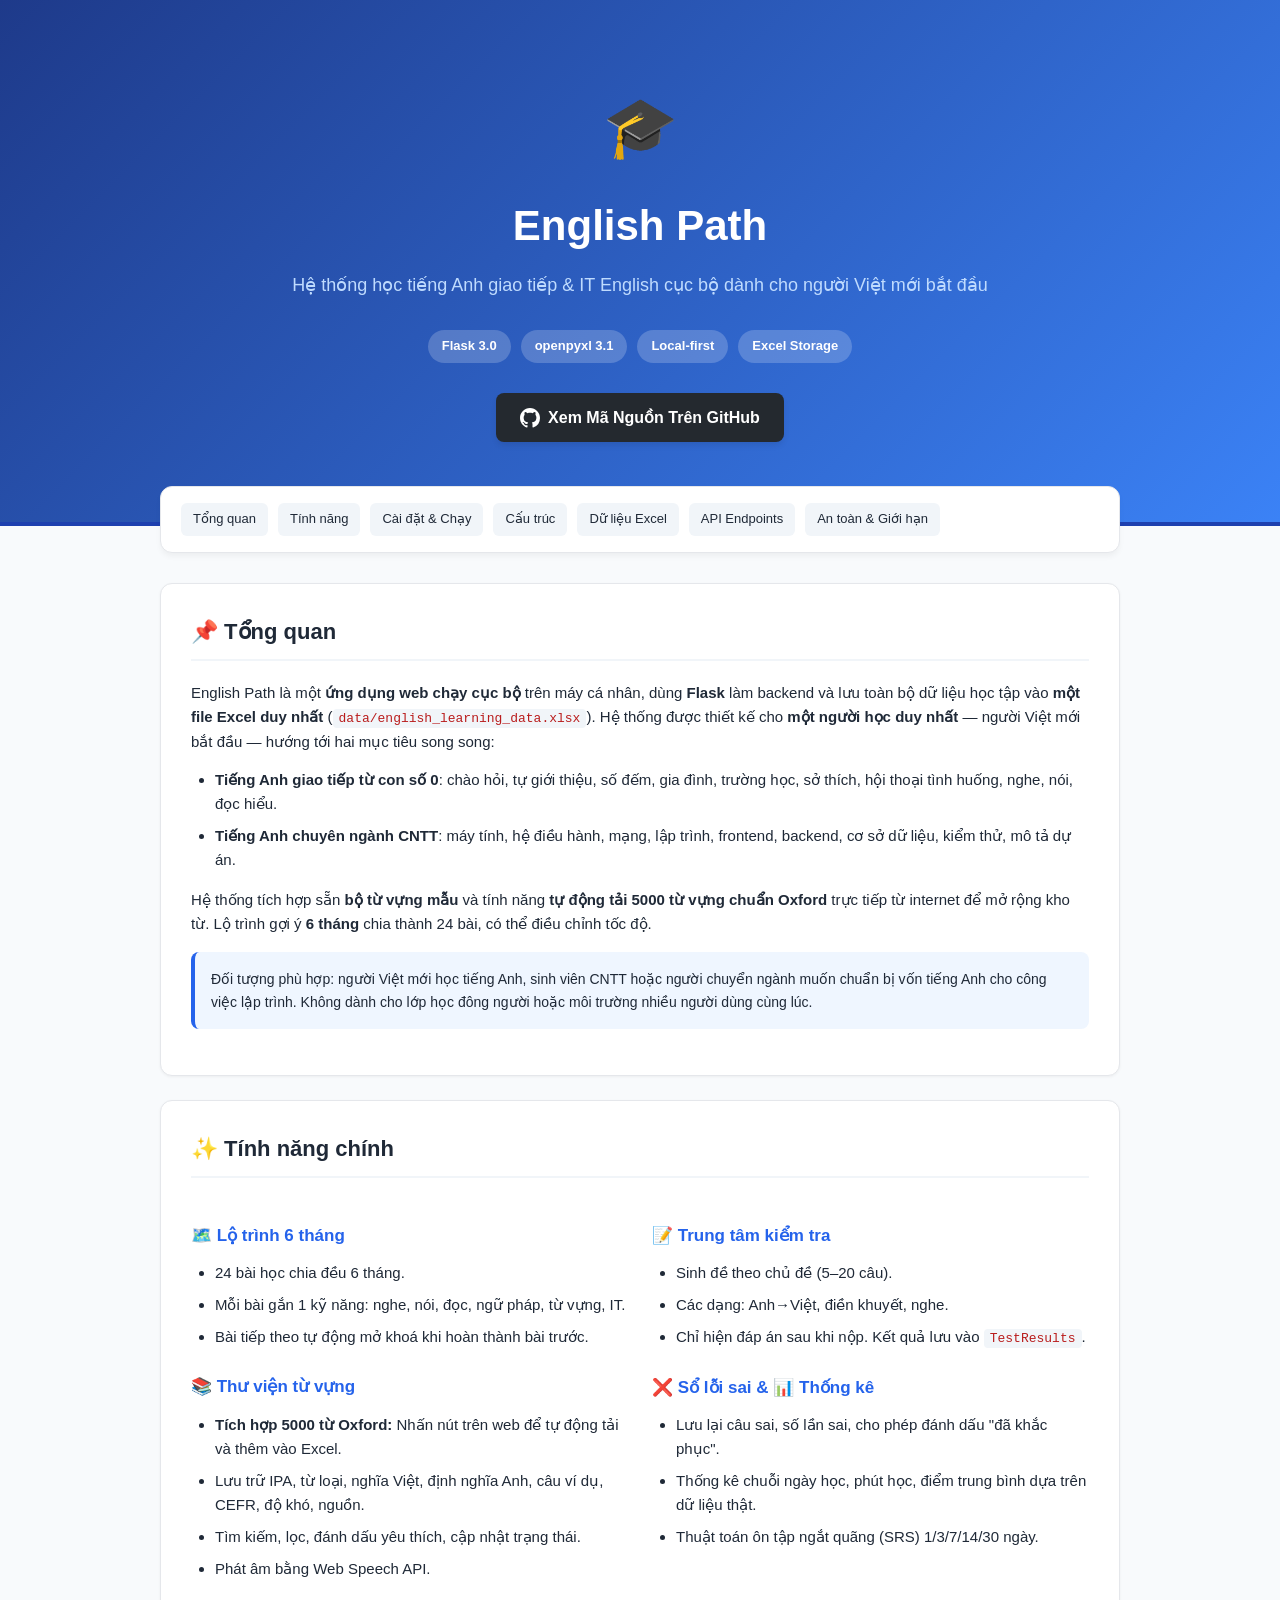
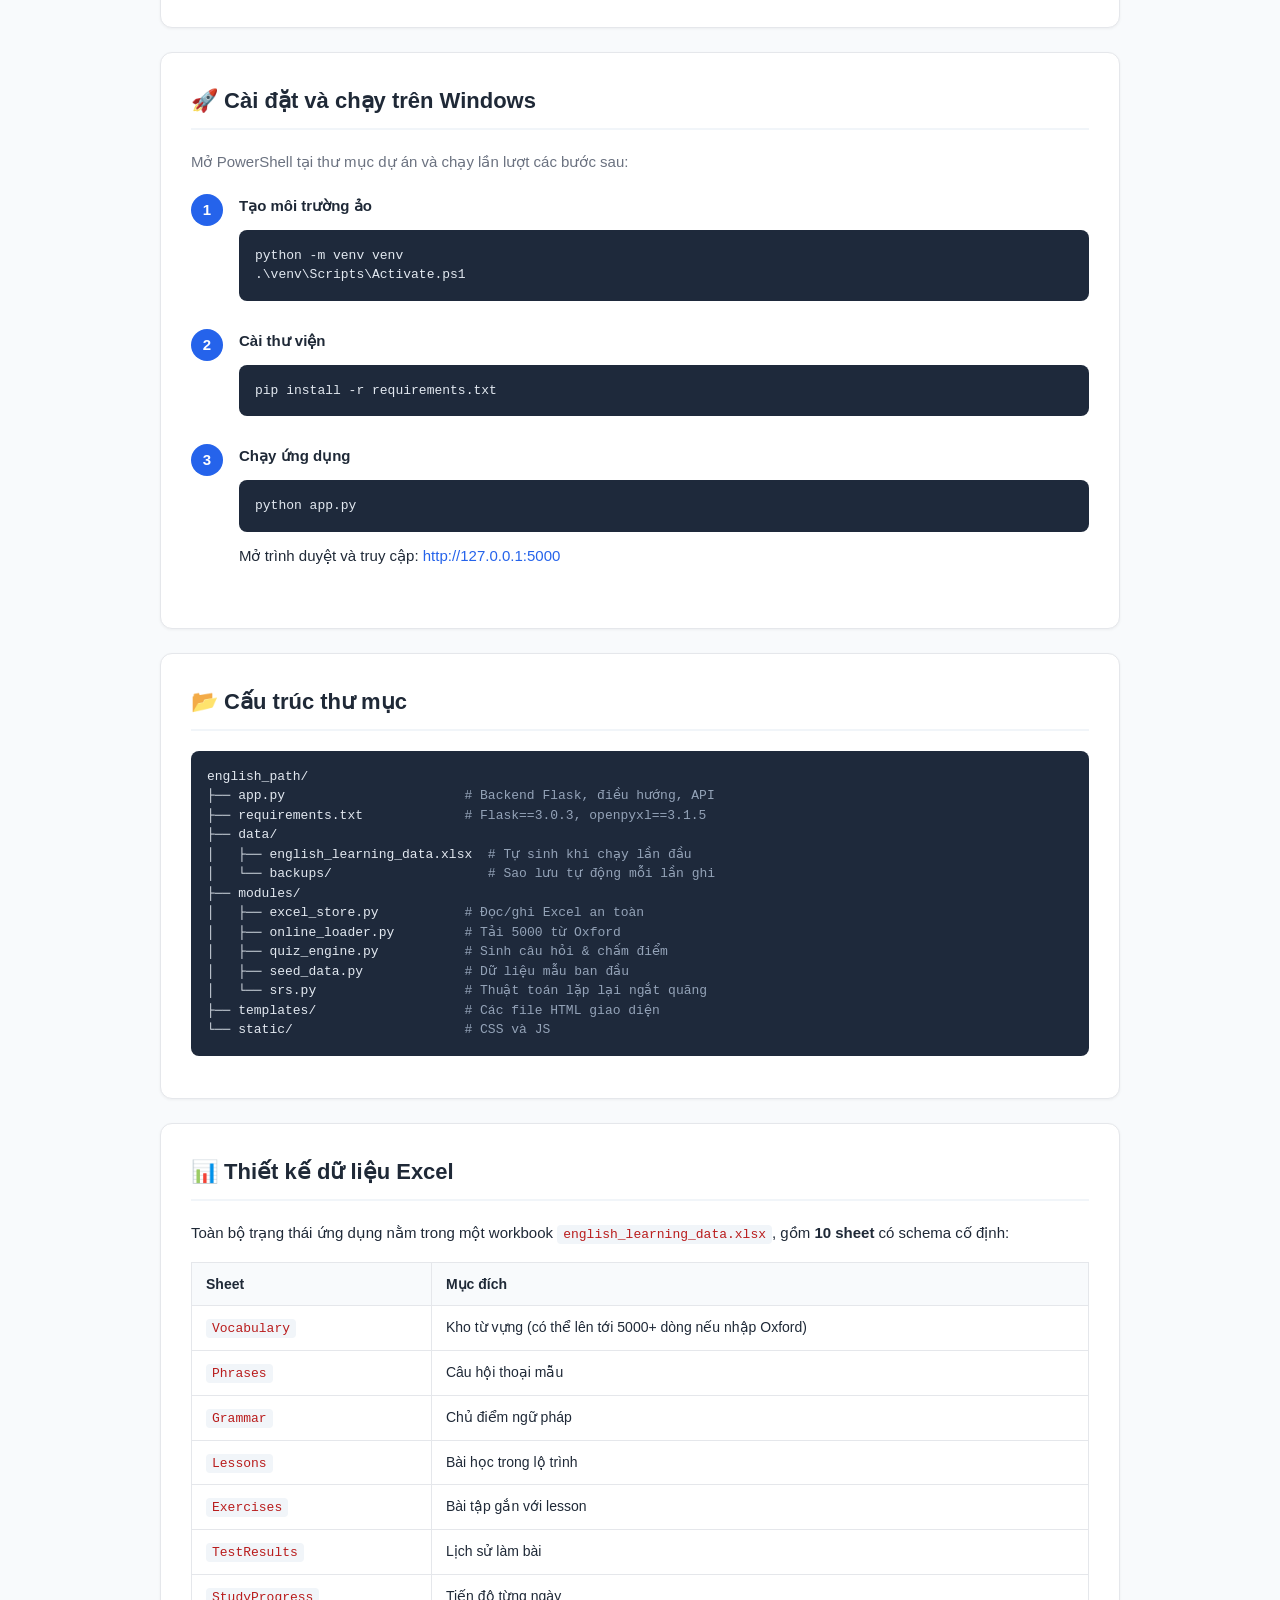
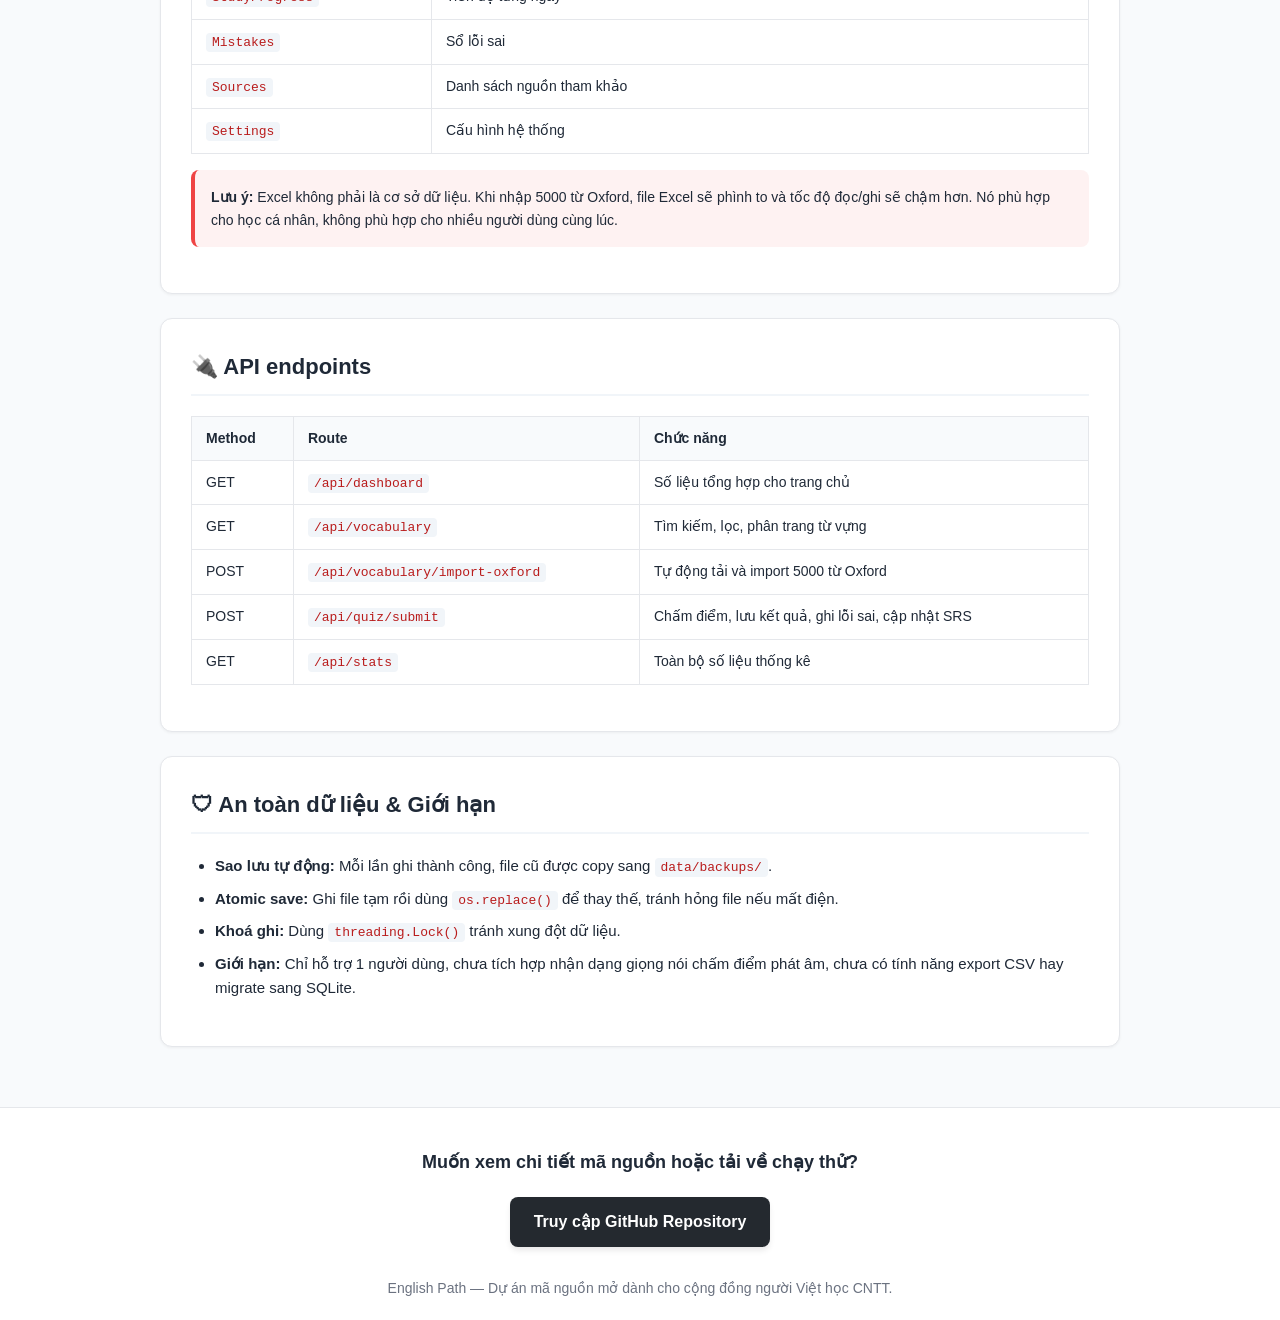
<file: docs/index.html>
<!DOCTYPE html>
<html lang="vi">
<head>
    <meta charset="UTF-8">
    <meta name="viewport" content="width=device-width, initial-scale=1.0">
    <title>English Path - Tài liệu dự án</title>
    <style>
        :root {
            --primary: #2563eb;
            --primary-dark: #1e40af;
            --success: #10b981;
            --warning: #f59e0b;
            --danger: #ef4444;
            --bg: #f8fafc;
            --card-bg: #ffffff;
            --text: #1f2937;
            --muted: #6b7280;
            --border: #e5e7eb;
        }

        * { box-sizing: border-box; margin: 0; padding: 0; }
        
        body {
            font-family: -apple-system, BlinkMacSystemFont, "Segoe UI", Roboto, Helvetica, Arial, sans-serif;
            background-color: var(--bg);
            color: var(--text);
            line-height: 1.6;
            font-size: 15px;
        }

        a { color: var(--primary); text-decoration: none; }
        a:hover { text-decoration: underline; }

        /* Nút bấm Github */
        .btn-github {
            display: inline-flex;
            align-items: center;
            gap: 8px;
            background-color: #24292f;
            color: #fff !important;
            padding: 12px 24px;
            border-radius: 8px;
            font-weight: 600;
            font-size: 16px;
            text-decoration: none !important;
            transition: background-color 0.2s;
            box-shadow: 0 4px 6px -1px rgba(0,0,0,0.1);
        }
        .btn-github:hover { background-color: #000; }

        /* Header Hero */
        .hero {
            background: linear-gradient(135deg, #1e3a8a 0%, #3b82f6 100%);
            color: white;
            text-align: center;
            padding: 80px 20px;
            border-bottom: 4px solid var(--primary-dark);
        }
        .hero-icon { font-size: 60px; margin-bottom: 16px; display: inline-block; }
        .hero h1 { font-size: 42px; margin-bottom: 12px; font-weight: 800; }
        .hero p { font-size: 18px; color: #bfdbfe; max-width: 700px; margin: 0 auto 30px; }
        
        .badges {
            display: flex;
            justify-content: center;
            gap: 10px;
            flex-wrap: wrap;
            margin-bottom: 30px;
        }
        .badge {
            background: rgba(255,255,255,0.2);
            color: #fff;
            padding: 6px 14px;
            border-radius: 20px;
            font-size: 13px;
            font-weight: 600;
        }

        /* Container chính */
        .container {
            max-width: 1000px;
            margin: -40px auto 60px;
            padding: 0 20px;
            position: relative;
            z-index: 10;
        }

        /* Mục lục (Table of Contents) */
        .toc {
            background: var(--card-bg);
            border: 1px solid var(--border);
            border-radius: 12px;
            padding: 16px 20px;
            display: flex;
            flex-wrap: wrap;
            gap: 10px;
            box-shadow: 0 4px 6px -1px rgba(0,0,0,0.05);
            margin-bottom: 30px;
        }
        .toc a {
            background: #f1f5f9;
            padding: 6px 12px;
            border-radius: 6px;
            font-size: 13px;
            color: var(--text);
            font-weight: 500;
        }
        .toc a:hover { background: var(--primary); color: #fff; text-decoration: none; }

        /* Sections */
        .card {
            background: var(--card-bg);
            border: 1px solid var(--border);
            border-radius: 12px;
            padding: 30px;
            margin-bottom: 24px;
            box-shadow: 0 1px 3px rgba(0,0,0,0.05);
            scroll-margin-top: 20px;
        }
        .card h2 {
            font-size: 22px;
            color: var(--text);
            margin-bottom: 20px;
            padding-bottom: 10px;
            border-bottom: 2px solid #f1f5f9;
        }
        .card h3 {
            font-size: 17px;
            color: var(--primary);
            margin: 24px 0 12px;
        }
        .card p { margin-bottom: 14px; }
        .card ul { padding-left: 24px; margin-bottom: 16px; }
        .card li { margin-bottom: 8px; }

        /* Grid cho phần tính năng */
        .grid-2 { display: grid; grid-template-columns: 1fr 1fr; gap: 24px; }

        /* Bảng */
        table { width: 100%; border-collapse: collapse; margin: 16px 0; font-size: 14px; }
        th, td { border: 1px solid var(--border); padding: 10px 14px; text-align: left; vertical-align: top; }
        th { background: #f8fafc; font-weight: 600; }
        code { background: #f1f5f9; padding: 2px 6px; border-radius: 4px; font-family: monospace; font-size: 13px; color: #b91c1c; }

        /* Code block */
        .code-block {
            background: #1e293b;
            color: #e2e8f0;
            padding: 16px;
            border-radius: 8px;
            font-family: monospace;
            font-size: 13px;
            overflow-x: auto;
            white-space: pre;
            margin: 12px 0;
            line-height: 1.5;
        }
        .code-block span { color: #94a3b8; }

        /* Note boxes */
        .note { padding: 16px; border-radius: 8px; font-size: 14px; margin: 16px 0; border-left: 4px solid; }
        .note-info { background: #eff6ff; border-color: var(--primary); }
        .note-danger { background: #fef2f2; border-color: var(--danger); }

        /* Steps */
        .step { display: flex; gap: 16px; margin-bottom: 16px; }
        .step-num { width: 32px; height: 32px; border-radius: 50%; background: var(--primary); color: #fff; display: flex; align-items: center; justify-content: center; font-weight: bold; flex-shrink: 0; }
        .step-content { flex: 1; }
        .step-title { font-weight: 600; margin-bottom: 4px; }

        /* Footer */
        footer {
            text-align: center;
            padding: 40px 20px;
            border-top: 1px solid var(--border);
            background: #fff;
        }

        @media (max-width: 768px) {
            .grid-2 { grid-template-columns: 1fr; }
            .hero h1 { font-size: 32px; }
            .toc { position: static; }
        }
    </style>
</head>
<body>

    <!-- HERO SECTION -->
    <header class="hero">
        <div class="hero-icon">🎓</div>
        <h1>English Path</h1>
        <p>Hệ thống học tiếng Anh giao tiếp & IT English cục bộ dành cho người Việt mới bắt đầu</p>
        
        <div class="badges">
            <span class="badge">Flask 3.0</span>
            <span class="badge">openpyxl 3.1</span>
            <span class="badge">Local-first</span>
            <span class="badge">Excel Storage</span>
        </div>

        <!-- NÚT DẪN VỀ GITHUB -->
        <a href="https://github.com/ntluan2005dthu-star/english-path-learning" target="_blank" rel="noopener" class="btn-github">
            <svg viewBox="0 0 16 16" width="20" height="20" fill="currentColor"><path fill-rule="evenodd" d="M8 0C3.58 0 0 3.58 0 8c0 3.54 2.29 6.53 5.47 7.59.4.07.55-.17.55-.38 0-.19-.01-.82-.01-1.49-2.01.37-2.53-.49-2.69-.94-.09-.23-.48-.94-.82-1.13-.28-.15-.68-.52-.01-.53.63-.01 1.08.58 1.23.82.72 1.21 1.87.87 2.33.66.07-.52.28-.87.51-1.07-1.78-.2-3.64-.89-3.64-3.95 0-.87.31-1.59.82-2.15-.08-.2-.36-1.02.08-2.12 0 0 .67-.21 2.2.82.64-.18 1.32-.27 2-.27.68 0 1.36.09 2 .27 1.53-1.04 2.2-.82 2.2-.82.44 1.1.16 1.92.08 2.12.51.56.82 1.27.82 2.15 0 3.07-1.87 3.75-3.65 3.95.29.25.54.73.54 1.48 0 1.07-.01 1.93-.01 2.2 0 .21.15.46.55.38A8.013 8.013 0 0016 8c0-4.42-3.58-8-8-8z"></path></svg>
            Xem Mã Nguồn Trên GitHub
        </a>
    </header>

    <!-- NỘI DUNG CHÍNH -->
    <div class="container">
        
        <!-- MỤC LỤC -->
        <nav class="toc">
            <a href="#overview">Tổng quan</a>
            <a href="#features">Tính năng</a>
            <a href="#install">Cài đặt & Chạy</a>
            <a href="#structure">Cấu trúc</a>
            <a href="#data">Dữ liệu Excel</a>
            <a href="#api">API Endpoints</a>
            <a href="#safety">An toàn & Giới hạn</a>
        </nav>

        <!-- TỔNG QUAN -->
        <section id="overview" class="card">
            <h2>📌 Tổng quan</h2>
            <p>English Path là một <b>ứng dụng web chạy cục bộ</b> trên máy cá nhân, dùng <b>Flask</b> làm backend và lưu toàn bộ dữ liệu học tập vào <b>một file Excel duy nhất</b> (<code>data/english_learning_data.xlsx</code>). Hệ thống được thiết kế cho <b>một người học duy nhất</b> — người Việt mới bắt đầu — hướng tới hai mục tiêu song song:</p>
            <ul>
                <li><b>Tiếng Anh giao tiếp từ con số 0</b>: chào hỏi, tự giới thiệu, số đếm, gia đình, trường học, sở thích, hội thoại tình huống, nghe, nói, đọc hiểu.</li>
                <li><b>Tiếng Anh chuyên ngành CNTT</b>: máy tính, hệ điều hành, mạng, lập trình, frontend, backend, cơ sở dữ liệu, kiểm thử, mô tả dự án.</li>
            </ul>
            <p>Hệ thống tích hợp sẵn <b>bộ từ vựng mẫu</b> và tính năng <b>tự động tải 5000 từ vựng chuẩn Oxford</b> trực tiếp từ internet để mở rộng kho từ. Lộ trình gợi ý <b>6 tháng</b> chia thành 24 bài, có thể điều chỉnh tốc độ.</p>
            <div class="note note-info">
                Đối tượng phù hợp: người Việt mới học tiếng Anh, sinh viên CNTT hoặc người chuyển ngành muốn chuẩn bị vốn tiếng Anh cho công việc lập trình. Không dành cho lớp học đông người hoặc môi trường nhiều người dùng cùng lúc.
            </div>
        </section>

        <!-- TÍNH NĂNG -->
        <section id="features" class="card">
            <h2>✨ Tính năng chính</h2>
            <div class="grid-2">
                <div>
                    <h3>🗺️ Lộ trình 6 tháng</h3>
                    <ul>
                        <li>24 bài học chia đều 6 tháng.</li>
                        <li>Mỗi bài gắn 1 kỹ năng: nghe, nói, đọc, ngữ pháp, từ vựng, IT.</li>
                        <li>Bài tiếp theo tự động mở khoá khi hoàn thành bài trước.</li>
                    </ul>
                    <h3>📚 Thư viện từ vựng</h3>
                    <ul>
                        <li><b>Tích hợp 5000 từ Oxford:</b> Nhấn nút trên web để tự động tải và thêm vào Excel.</li>
                        <li>Lưu trữ IPA, từ loại, nghĩa Việt, định nghĩa Anh, câu ví dụ, CEFR, độ khó, nguồn.</li>
                        <li>Tìm kiếm, lọc, đánh dấu yêu thích, cập nhật trạng thái.</li>
                        <li>Phát âm bằng Web Speech API.</li>
                    </ul>
                </div>
                <div>
                    <h3>📝 Trung tâm kiểm tra</h3>
                    <ul>
                        <li>Sinh đề theo chủ đề (5–20 câu).</li>
                        <li>Các dạng: Anh→Việt, điền khuyết, nghe.</li>
                        <li>Chỉ hiện đáp án sau khi nộp. Kết quả lưu vào <code>TestResults</code>.</li>
                    </ul>
                    <h3>❌ Sổ lỗi sai & 📊 Thống kê</h3>
                    <ul>
                        <li>Lưu lại câu sai, số lần sai, cho phép đánh dấu "đã khắc phục".</li>
                        <li>Thống kê chuỗi ngày học, phút học, điểm trung bình dựa trên dữ liệu thật.</li>
                        <li>Thuật toán ôn tập ngắt quãng (SRS) 1/3/7/14/30 ngày.</li>
                    </ul>
                </div>
            </div>
        </section>

        <!-- CÀI ĐẶT -->
        <section id="install" class="card">
            <h2>🚀 Cài đặt và chạy trên Windows</h2>
            <p style="color: var(--muted); margin-bottom: 20px;">Mở PowerShell tại thư mục dự án và chạy lần lượt các bước sau:</p>
            
            <div class="step">
                <div class="step-num">1</div>
                <div class="step-content">
                    <div class="step-title">Tạo môi trường ảo</div>
                    <div class="code-block">python -m venv venv
.\venv\Scripts\Activate.ps1</div>
                </div>
            </div>
            <div class="step">
                <div class="step-num">2</div>
                <div class="step-content">
                    <div class="step-title">Cài thư viện</div>
                    <div class="code-block">pip install -r requirements.txt</div>
                </div>
            </div>
            <div class="step">
                <div class="step-num">3</div>
                <div class="step-content">
                    <div class="step-title">Chạy ứng dụng</div>
                    <div class="code-block">python app.py</div>
                    <p style="margin-top: 8px;">Mở trình duyệt và truy cập: <a href="http://127.0.0.1:5000" target="_blank">http://127.0.0.1:5000</a></p>
                </div>
            </div>
        </section>

        <!-- CẤU TRÚC -->
        <section id="structure" class="card">
            <h2>📂 Cấu trúc thư mục</h2>
            <div class="code-block">english_path/
├── app.py                       <span># Backend Flask, điều hướng, API</span>
├── requirements.txt             <span># Flask==3.0.3, openpyxl==3.1.5</span>
├── data/
│   ├── english_learning_data.xlsx  <span># Tự sinh khi chạy lần đầu</span>
│   └── backups/                    <span># Sao lưu tự động mỗi lần ghi</span>
├── modules/
│   ├── excel_store.py           <span># Đọc/ghi Excel an toàn</span>
│   ├── online_loader.py         <span># Tải 5000 từ Oxford</span>
│   ├── quiz_engine.py           <span># Sinh câu hỏi & chấm điểm</span>
│   ├── seed_data.py             <span># Dữ liệu mẫu ban đầu</span>
│   └── srs.py                   <span># Thuật toán lặp lại ngắt quãng</span>
├── templates/                   <span># Các file HTML giao diện</span>
└── static/                      <span># CSS và JS</span></div>
        </section>

        <!-- DỮ LIỆU -->
        <section id="data" class="card">
            <h2>📊 Thiết kế dữ liệu Excel</h2>
            <p>Toàn bộ trạng thái ứng dụng nằm trong một workbook <code>english_learning_data.xlsx</code>, gồm <b>10 sheet</b> có schema cố định:</p>
            <table>
                <thead><tr><th>Sheet</th><th>Mục đích</th></tr></thead>
                <tbody>
                    <tr><td><code>Vocabulary</code></td><td>Kho từ vựng (có thể lên tới 5000+ dòng nếu nhập Oxford)</td></tr>
                    <tr><td><code>Phrases</code></td><td>Câu hội thoại mẫu</td></tr>
                    <tr><td><code>Grammar</code></td><td>Chủ điểm ngữ pháp</td></tr>
                    <tr><td><code>Lessons</code></td><td>Bài học trong lộ trình</td></tr>
                    <tr><td><code>Exercises</code></td><td>Bài tập gắn với lesson</td></tr>
                    <tr><td><code>TestResults</code></td><td>Lịch sử làm bài</td></tr>
                    <tr><td><code>StudyProgress</code></td><td>Tiến độ từng ngày</td></tr>
                    <tr><td><code>Mistakes</code></td><td>Sổ lỗi sai</td></tr>
                    <tr><td><code>Sources</code></td><td>Danh sách nguồn tham khảo</td></tr>
                    <tr><td><code>Settings</code></td><td>Cấu hình hệ thống</td></tr>
                </tbody>
            </table>
            <div class="note note-danger">
                <b>Lưu ý:</b> Excel không phải là cơ sở dữ liệu. Khi nhập 5000 từ Oxford, file Excel sẽ phình to và tốc độ đọc/ghi sẽ chậm hơn. Nó phù hợp cho học cá nhân, không phù hợp cho nhiều người dùng cùng lúc.
            </div>
        </section>

        <!-- API -->
        <section id="api" class="card">
            <h2>🔌 API endpoints</h2>
            <table>
                <thead><tr><th>Method</th><th>Route</th><th>Chức năng</th></tr></thead>
                <tbody>
                    <tr><td>GET</td><td><code>/api/dashboard</code></td><td>Số liệu tổng hợp cho trang chủ</td></tr>
                    <tr><td>GET</td><td><code>/api/vocabulary</code></td><td>Tìm kiếm, lọc, phân trang từ vựng</td></tr>
                    <tr><td>POST</td><td><code>/api/vocabulary/import-oxford</code></td><td>Tự động tải và import 5000 từ Oxford</td></tr>
                    <tr><td>POST</td><td><code>/api/quiz/submit</code></td><td>Chấm điểm, lưu kết quả, ghi lỗi sai, cập nhật SRS</td></tr>
                    <tr><td>GET</td><td><code>/api/stats</code></td><td>Toàn bộ số liệu thống kê</td></tr>
                </tbody>
            </table>
        </section>

        <!-- AN TOÀN & GIỚI HẠN -->
        <section id="safety" class="card">
            <h2>🛡 An toàn dữ liệu & Giới hạn</h2>
            <ul>
                <li><b>Sao lưu tự động:</b> Mỗi lần ghi thành công, file cũ được copy sang <code>data/backups/</code>.</li>
                <li><b>Atomic save:</b> Ghi file tạm rồi dùng <code>os.replace()</code> để thay thế, tránh hỏng file nếu mất điện.</li>
                <li><b>Khoá ghi:</b> Dùng <code>threading.Lock()</code> tránh xung đột dữ liệu.</li>
                <li><b>Giới hạn:</b> Chỉ hỗ trợ 1 người dùng, chưa tích hợp nhận dạng giọng nói chấm điểm phát âm, chưa có tính năng export CSV hay migrate sang SQLite.</li>
            </ul>
        </section>
        
    </div>

    <!-- FOOTER -->
    <footer>
        <p style="margin-bottom: 20px; font-size: 18px; font-weight: 600;">Muốn xem chi tiết mã nguồn hoặc tải về chạy thử?</p>
        <a href="https://github.com/ntluan2005dthu-star/english-path-learning" target="_blank" rel="noopener" class="btn-github">
            Truy cập GitHub Repository
        </a>
        <p style="margin-top: 30px; color: var(--muted); font-size: 14px;">English Path — Dự án mã nguồn mở dành cho cộng đồng người Việt học CNTT.</p>
    </footer>

</body>
</html>
</file>
